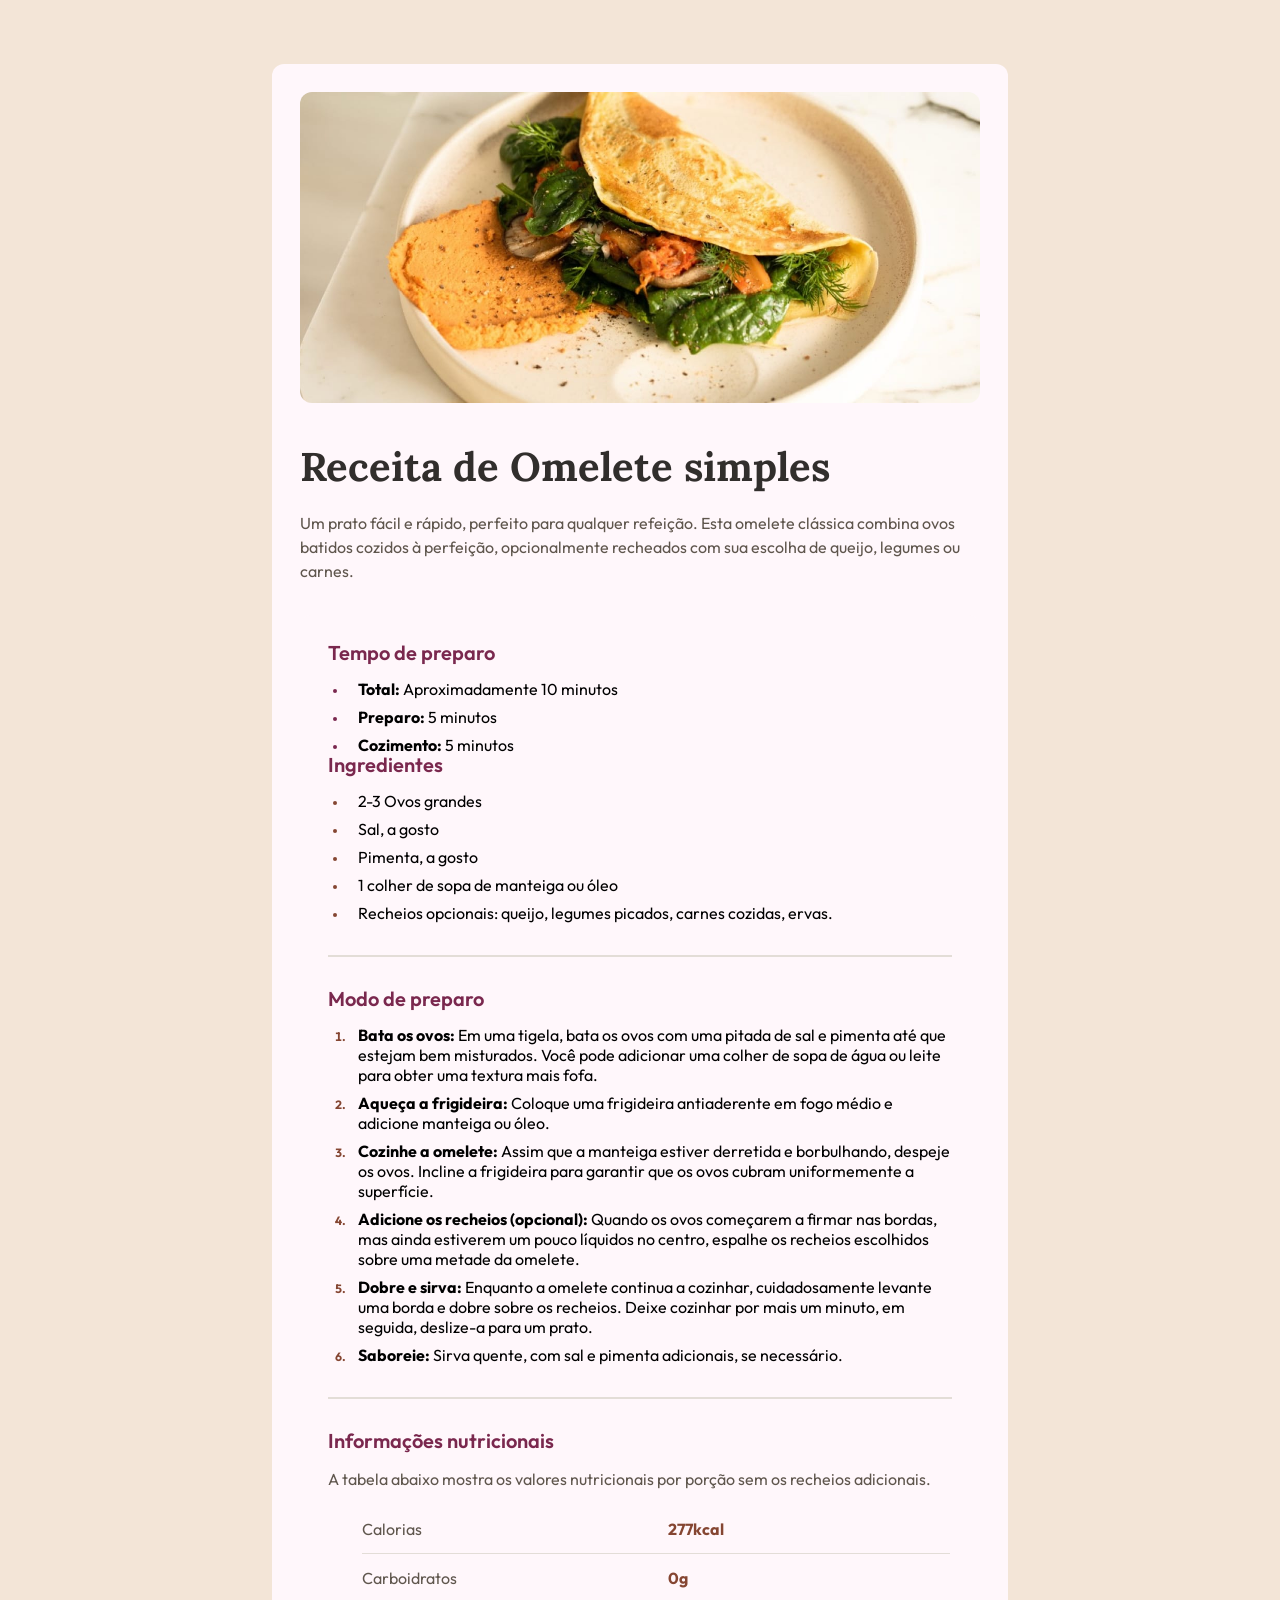
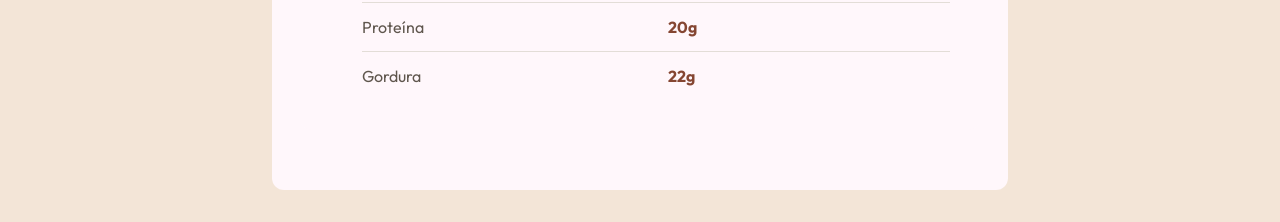
<file: receita-rec/receita/index.html>
<!DOCTYPE html>
<html lang="pt-br">
<head>
    <meta charset="UTF-8">
    <meta name="viewport" content="width=device-width, initial-scale=1.0">
    <link rel="preconnect" href="https://fonts.googleapis.com">
    <link rel="preconnect" href="https://fonts.gstatic.com" crossorigin>
    <link href="https://fonts.googleapis.com/css2?family=Lora:ital,wght@0,400..700;1,400..700&family=Outfit:wght@100..900&display=swap" rel="stylesheet">
    <link rel="preconnect" href="https://fonts.googleapis.com">
    <link rel="preconnect" href="https://fonts.gstatic.com" crossorigin>
    <link href="https://fonts.googleapis.com/css2?family=Lora:ital,wght@0,400..700;1,400..700&family=Outfit:wght@100..900&display=swap" rel="stylesheet">
    <link rel="stylesheet" href="style.css">
    <title>Receita de Omelete</title>
</head>
<body>
    <div class="tempo">
        <img src="./assets/image-omelette.jpeg" alt="imagem de um omelete recheado de folhas verdes e legumes">
        <h1>Receita de Omelete simples</h1>
        <p>Um prato fácil e rápido, perfeito para qualquer refeição. Esta omelete clássica combina ovos batidos cozidos à perfeição, opcionalmente recheados com sua escolha de queijo, legumes ou carnes.</p>

        <div class="tempo">
            <h2>Tempo de preparo</h2>

            <ul>
                <li>
                    <strong>Total:</strong> Aproximadamente 10 minutos
                </li>
                <li>
                    <strong>Preparo:</strong> 5 minutos
                </li>
                <li>
                    <strong>Cozimento:</strong> 5 minutos
                </li>
            </ul>
            <div class="ingredientes">

                <div>
                    <h2>Ingredientes</h2>
                    <ul>
                        <li>2-3 Ovos grandes</li>
                        <li>Sal, a gosto</li>
                        <li>Pimenta, a gosto</li>
                        <li>1 colher de sopa de manteiga ou óleo</li>
                        <li>Recheios opcionais: queijo, legumes picados, carnes cozidas, ervas.</li>
                    </ul>
                <div>
                    <hr>
                </div>

                <div class="modo">
                    <h2>Modo de preparo</h2>
                        <ol>
                            <li>
                                <strong>Bata os ovos:</strong> Em uma tigela, bata os ovos com uma pitada de sal e pimenta até que estejam bem misturados. Você pode adicionar uma colher de sopa de água ou leite para obter uma textura mais fofa.

                            </li>
                            <li>
                                <strong>Aqueça a frigideira:</strong> Coloque uma frigideira antiaderente em fogo médio e adicione manteiga ou óleo.
 
                            </li>
                            <li>
                                <strong>Cozinhe a omelete:</strong> Assim que a manteiga estiver derretida e borbulhando, despeje os ovos. Incline a frigideira para garantir que os ovos cubram uniformemente a superfície.
                            </li>
                            <li>
                                <strong>Adicione os recheios (opcional):</strong> Quando os ovos começarem a firmar nas bordas, mas ainda estiverem um pouco líquidos no centro, espalhe os recheios escolhidos sobre uma metade da omelete.
                            </li>
                            <li>
                                <strong>Dobre e sirva:</strong> Enquanto a omelete continua a cozinhar, cuidadosamente levante uma borda e dobre sobre os recheios. Deixe cozinhar por mais um minuto, em seguida, deslize-a para um prato.
                            </li>
                            <li>
                                <strong>Saboreie:</strong> Sirva quente, com sal e pimenta adicionais, se necessário.
                            </li>
                        </ol>
                </div>
                       
          
                    </div>
                    <hr>
                    <div>
                        <div class="informacoes">
                            <h2>Informações nutricionais</h2>
                        <p>A tabela abaixo mostra os valores nutricionais por porção sem os recheios adicionais.</p>

                        <table>
                            <tr>
                                <th>Calorias</th>
                                <td>277kcal</td>
                            </tr>
                            <tr>
                                <th>Carboidratos</th>
                                <td>0g</td>
                            </tr>
                            <tr>
                                <th>Proteína</th>
                                <td>20g</td>
                            </tr>
                            <tr>
                                <th>Gordura</th>
                                <td>22g</td>
                            </tr>
            
                        </div>
                        

                        </table>
                    </div>
                </div>

</body>
</html>
</file>
<file: receita-rec/receita/style.css>
* {
    margin: 0;
    padding: 0;
    box-sizing: border-box;
    -webkit-font-smoothing: antialiased;  
}

body {
    background-color: #f3e5d7;
}

body > div {
    background-color: #fff;
    max-width: 736px;
    margin-inline: auto;
    margin-block: 64px;
    padding: 40px;
    border-radius: 24px;
}

div img {
    width: 100%;
    border-radius: 12px;
    margin-bottom: 40px;
}



h1, h2 {
    font-family: 'Lora', serif;
}

h1 {
    font-size: 40px;
    color: #312e2c;
    line-height: 100%;
    margin-bottom: 24px;
}

p, li, th, td {
    font-family: 'Outfit', sans-serif;

}

p {
    color: #5f564d;
    line-height: 150%;
    margin-bottom: 32px;
}

.tempo {
    background-color: #fff7fb;
    padding: 28px;
    border-radius: 12px;
    margin-bottom: 32px;
}

.tempo h2 {
    font-size: 20px;
    font-weight: 600;
    line-height: 100%;
    font-family: 'Outfit', sans-serif;
    color: #7a284e;
    margin-bottom: 16px;}

   li {
    padding-left: 10px;
}

li + li {
    margin-top: 8px;
}

ol, ul  {
    margin-left: 20px;
}

.tempo li::marker {
    color: #7a284e;
    font-size: 12px;
}

h2 {
    font-size: 28px;
    color: #854632;
    line-height: 100%;
    margin-bottom: 24px;
}

.ingredientes li::marker {
    font-size: 12px;
    color: #854632;
}

hr {
    border: 1px solid #e3ddd7;
    margin-block: 32px;
}

.modo li::marker {
    color: #854632;
    font-weight: 700;
}

.informacoes p {
    margin-bottom: 24px;
}

table {
    width: 100%;
}

th, td {
    border-bottom: 1px solid #e3ddd7;
    width: 100%;
}

tr {
    display: flex;
}

th {
    text-align: left;
    margin-left: 32px;
    font-weight: 400;
    color: #5f564d;
    line-height: 150%;
}

td {
    padding-left: 16px;
    font-weight: 700;
    color: #854632;
    line-height: 150%;
}

tr + tr th,
tr + tr td {
    padding-block: 12px;
}

tr:nth-of-type(1) th,
tr:nth-of-type(1) td {
    padding-bottom: 12px;
}

tr:nth-of-type(4) th,
tr:nth-of-type(4) td {
    border: none;
}
</file>
